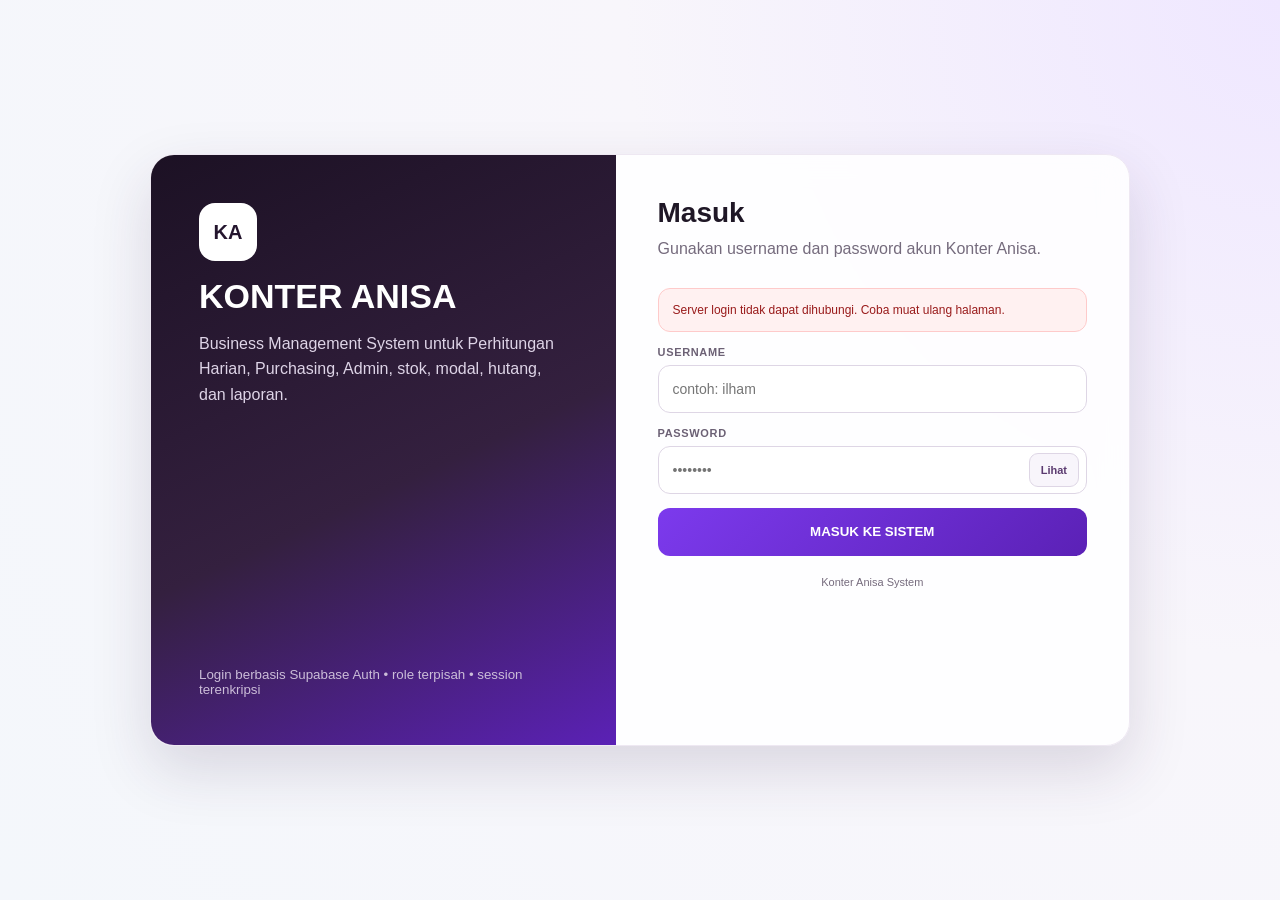
<file: login.html>
<!doctype html>
<html lang="id" class="ka-auth-pending">
<head>
<meta charset="utf-8">
<meta name="viewport" content="width=device-width,initial-scale=1">
<title>Konter Anisa — Login</title>
<style>
:root{--bg:#f7f5fb;--card:#fff;--ink:#1f1726;--muted:#756b7d;--line:#e9e2ef;--purple:#7c3aed;--purple2:#5b21b6;--green:#14804a;--red:#b42318;--amber:#b54708}
*{box-sizing:border-box}body{margin:0;font-family:Inter,Segoe UI,Arial,sans-serif;background:radial-gradient(circle at top right,#efe7ff 0,#f8f6fb 42%,#f4f7fb 100%);color:var(--ink);min-height:100vh;display:grid;place-items:center;padding:24px}
.shell{width:min(980px,100%);display:grid;grid-template-columns:.95fr 1.05fr;background:rgba(255,255,255,.86);backdrop-filter:blur(14px);border:1px solid #eee8f2;border-radius:24px;overflow:hidden;box-shadow:0 24px 60px rgba(54,36,71,.15)}
.brand{padding:48px;background:linear-gradient(155deg,#1c1124,#34203f 55%,#5b21b6);color:#fff;min-height:590px;display:flex;flex-direction:column;justify-content:space-between}
.logo{width:58px;height:58px;border-radius:16px;display:grid;place-items:center;background:#fff;color:#24152e;font-weight:900;font-size:20px}
.brand h1{font-size:34px;line-height:1.05;margin:18px 0 10px}.brand p{color:#ded4e7;line-height:1.6}.brand small{color:#cbbdd8}
.panel{padding:42px}.panel h2{margin:0 0 8px;font-size:28px}.sub{color:var(--muted);margin:0 0 26px;line-height:1.55}
.field{margin:14px 0}.field label{display:block;font-size:11px;font-weight:800;letter-spacing:.06em;text-transform:uppercase;color:#6c6175;margin-bottom:7px}.input{width:100%;height:48px;border:1px solid #ded6e5;border-radius:12px;padding:0 14px;font-size:14px;background:#fff;outline:none}.input:focus{border-color:#9b6bea;box-shadow:0 0 0 3px rgba(124,58,237,.09)}.pw-wrap{position:relative}.pw-wrap .input{padding-right:74px}.pw-toggle{position:absolute;right:8px;top:7px;height:34px;border:1px solid #ded6e5;background:#f8f5fb;color:#5b3b70;border-radius:9px;padding:0 11px;font-weight:800;font-size:11px;cursor:pointer}
.btn{width:100%;height:48px;border:0;border-radius:12px;font-weight:800;cursor:pointer}.primary{background:linear-gradient(135deg,var(--purple),var(--purple2));color:#fff}.secondary{background:#f3eef8;color:#3f2a4a}
.notice{padding:12px 14px;border-radius:12px;font-size:12px;line-height:1.5;margin:14px 0}.info{background:#f2effc;color:#4d3280;border:1px solid #dfd5f4}.ok{background:#ecfdf3;color:#166534;border:1px solid #bbf7d0}.bad{background:#fff1f1;color:#991b1b;border:1px solid #fecaca}.warn{background:#fff8e7;color:#92400e;border:1px solid #fde68a}
.sep{height:1px;background:var(--line);margin:26px 0}.setup{display:none}.setup.show{display:block}.muted{font-size:11px;color:var(--muted)}.foot{margin-top:20px;text-align:center;font-size:11px;color:var(--muted)}
@media(max-width:780px){.shell{grid-template-columns:1fr}.brand{min-height:auto;padding:30px}.brand .brand-copy{margin:24px 0}.panel{padding:30px}}
</style>
</head>
<body>
<div class="shell">
  <section class="brand">
    <div>
      <div class="logo">KA</div>
      <div class="brand-copy">
        <h1>KONTER ANISA</h1>
        <p>Business Management System untuk Perhitungan Harian, Purchasing, Admin, stok, modal, hutang, dan laporan.</p>
      </div>
    </div>
    <small>Login berbasis Supabase Auth • role terpisah • session terenkripsi</small>
  </section>

  <section class="panel">
    <div id="loginBox">
      <h2>Masuk</h2>
      <p class="sub">Gunakan username dan password akun Konter Anisa.</p>
      <div id="loginNotice" class="notice info">Memeriksa status sistem login…</div>
      <form id="loginForm">
        <div class="field"><label>Username</label><input class="input" id="username" autocomplete="username" placeholder="contoh: ilham" required></div>
        <div class="field"><label>Password</label><div class="pw-wrap"><input class="input" id="password" type="password" autocomplete="current-password" placeholder="••••••••" required><button class="pw-toggle" id="togglePassword" type="button" aria-label="Tampilkan password">Lihat</button></div></div>
        <button class="btn primary" id="loginBtn" type="submit">MASUK KE SISTEM</button>
      </form>
    </div>

    <div id="setupBox" class="setup">
      <div class="sep"></div>
      <h2 style="font-size:21px">Aktivasi Owner Pertama</h2>
      <p class="sub" style="margin-bottom:14px">Hanya muncul sebelum login pertama dibuat. Aktivasi memerlukan browser yang sudah <b>DATABASE • TERHUBUNG</b>.</p>
      <div id="setupNotice" class="notice warn">Belum ada akun login server. Buat akun Owner pertama di sini.</div>
      <form id="setupForm">
        <div class="field"><label>Nama</label><input class="input" id="setupName" value="Ilham" required></div>
        <div class="field"><label>Username</label><input class="input" id="setupUsername" value="ilham" pattern="[A-Za-z0-9._-]{3,40}" required></div>
        <div class="field"><label>Password Baru</label><div class="pw-wrap"><input class="input" id="setupPassword" type="password" minlength="8" autocomplete="new-password" placeholder="Minimal 8 karakter" required><button class="pw-toggle" data-pw-toggle="setupPassword" type="button">Lihat</button></div></div>
        <div class="field"><label>Ulangi Password</label><div class="pw-wrap"><input class="input" id="setupPassword2" type="password" minlength="8" autocomplete="new-password" placeholder="Ulangi password" required><button class="pw-toggle" data-pw-toggle="setupPassword2" type="button">Lihat</button></div></div>
        <button class="btn secondary" id="setupBtn" type="submit">AKTIFKAN OWNER & LOGIN</button>
      </form>
      <div class="muted" style="margin-top:10px">Password tidak disimpan di file website. Verifikasi dilakukan oleh Supabase Auth.</div>
    </div>

    <div class="foot">Konter Anisa System</div>
  </section>
</div>

<script src="./auth-client-v1.js?build=81&fix=tab-channel1"></script>
<script src="./sdm-integration-v1.js?build=1&fix=noreload2"></script>
<script>
(async function(){
  const $=id=>document.getElementById(id);
  const notice=(id,msg,cls='info')=>{const e=$(id);e.className='notice '+cls;e.innerHTML=msg};
  const q=new URLSearchParams(location.search);
  const reason=q.get('reason')||'';
  const next=q.get('next')||'';

  function bindPasswordToggle(button,targetId){
    if(!button)return;
    button.addEventListener('click',()=>{
      const input=$(targetId);if(!input)return;
      const show=input.type==='password';
      input.type=show?'text':'password';
      button.textContent=show?'Sembunyi':'Lihat';
      button.setAttribute('aria-label',show?'Sembunyikan password':'Tampilkan password');
    });
  }
  bindPasswordToggle($('togglePassword'),'password');
  document.querySelectorAll('[data-pw-toggle]').forEach(b=>bindPasswordToggle(b,b.dataset.pwToggle));

  function safeNext(){
    if(next && !/^https?:/i.test(next) && !next.startsWith('//')) return './'+next.replace(/^\.\//,'');
    return '';
  }
  async function redirectByProfile(profile=null){
    const p=profile||await window.KAAuthV1.ownProfile();
    if(!p||!p.active)throw new Error('Akun tidak aktif.');
    if(String(p.role)==='employee'){
      try{await window.KASDMV1?.prepareEmployeeRuntime?.(p)}catch(_){
        // Login tetap boleh lanjut; gate akan menunjukkan masalah jadwal secara aman.
      }
    }else{
      try{sessionStorage.removeItem('ka_runtime_shift_context_v1')}catch(_){}
    }
    const home=window.KAAuthV1.homeForRole(p.role);
    const requested=safeNext();
    const pageOf=v=>String(v||'').split('?')[0].split('#')[0].split('/').pop()||'';
    const target=(requested&&pageOf(requested)===pageOf(home))?requested:home;
    location.replace(target);
  }

  try{
    const st=await window.KAAuthV1.status();
    document.documentElement.classList.remove('ka-auth-pending');
    if(st.configured===false){
      $('setupBox').classList.add('show');
      $('loginForm').style.opacity='.45';$('loginForm').style.pointerEvents='none';
      const paired=!!String(localStorage.getItem('ka_sync_pairing_token_v1')||'').trim();
      notice('loginNotice','Login server belum diaktifkan. Aktifkan akun Owner pertama di bawah.','warn');
      notice('setupNotice',paired
        ? '<b>Siap aktivasi.</b> Browser ini sudah memiliki pairing Database Konter Anisa.'
        : '<b>Pairing database belum ditemukan.</b> Buka portal lama di browser ini dan pastikan badge DATABASE • TERHUBUNG terlebih dahulu.','warn');
      $('setupBtn').disabled=!paired;
    }else if(st.configured===true){
      notice('loginNotice',reason==='role_denied'?'Akun Anda tidak memiliki akses ke halaman tersebut. Silakan masuk dengan akun yang sesuai.':'Sistem login aktif.','info');
      const s=await window.KAAuthV1.session();
      if(s) await redirectByProfile();
    }else{
      notice('loginNotice','Server login tidak dapat dihubungi. Coba muat ulang halaman.','bad');
    }
  }catch(e){
    document.documentElement.classList.remove('ka-auth-pending');
    notice('loginNotice','Gagal memeriksa login: '+String(e?.message||e),'bad');
  }

  $('loginForm').addEventListener('submit',async e=>{
    e.preventDefault();
    $('loginBtn').disabled=true;
    try{
      notice('loginNotice','Memverifikasi akun…','info');
      await window.KAAuthV1.signIn($('username').value,$('password').value);
      notice('loginNotice','Login berhasil. Membuka portal…','ok');
      await redirectByProfile();
    }catch(err){
      const raw=String(err?.message||err||'');
      const msg=/invalid login credentials/i.test(raw)
        ? 'Login gagal: username ditemukan tetapi password tidak cocok. Jika akun baru, minta Admin reset password dari menu Akun & Akses.'
        : 'Login gagal. Periksa username/password atau status akun.';
      notice('loginNotice',msg,'bad');
      $('loginBtn').disabled=false;
    }
  });

  $('setupForm').addEventListener('submit',async e=>{
    e.preventDefault();
    const p1=$('setupPassword').value,p2=$('setupPassword2').value;
    if(p1!==p2){notice('setupNotice','Password tidak sama.','bad');return}
    if(p1.length<8){notice('setupNotice','Password minimal 8 karakter.','bad');return}
    $('setupBtn').disabled=true;
    try{
      notice('setupNotice','Membuat akun Owner di server…','info');
      await window.KAAuthV1.bootstrapOwner($('setupUsername').value,p1,$('setupName').value);
      await window.KAAuthV1.signIn($('setupUsername').value,p1);
      notice('setupNotice','Owner berhasil dibuat. Membuka Portal Admin…','ok');
      location.replace('./admin.html');
    }catch(err){
      notice('setupNotice','Aktivasi gagal: '+String(err?.message||err),'bad');
      $('setupBtn').disabled=false;
    }
  });
})();
</script>
</body>
</html>
</file>
